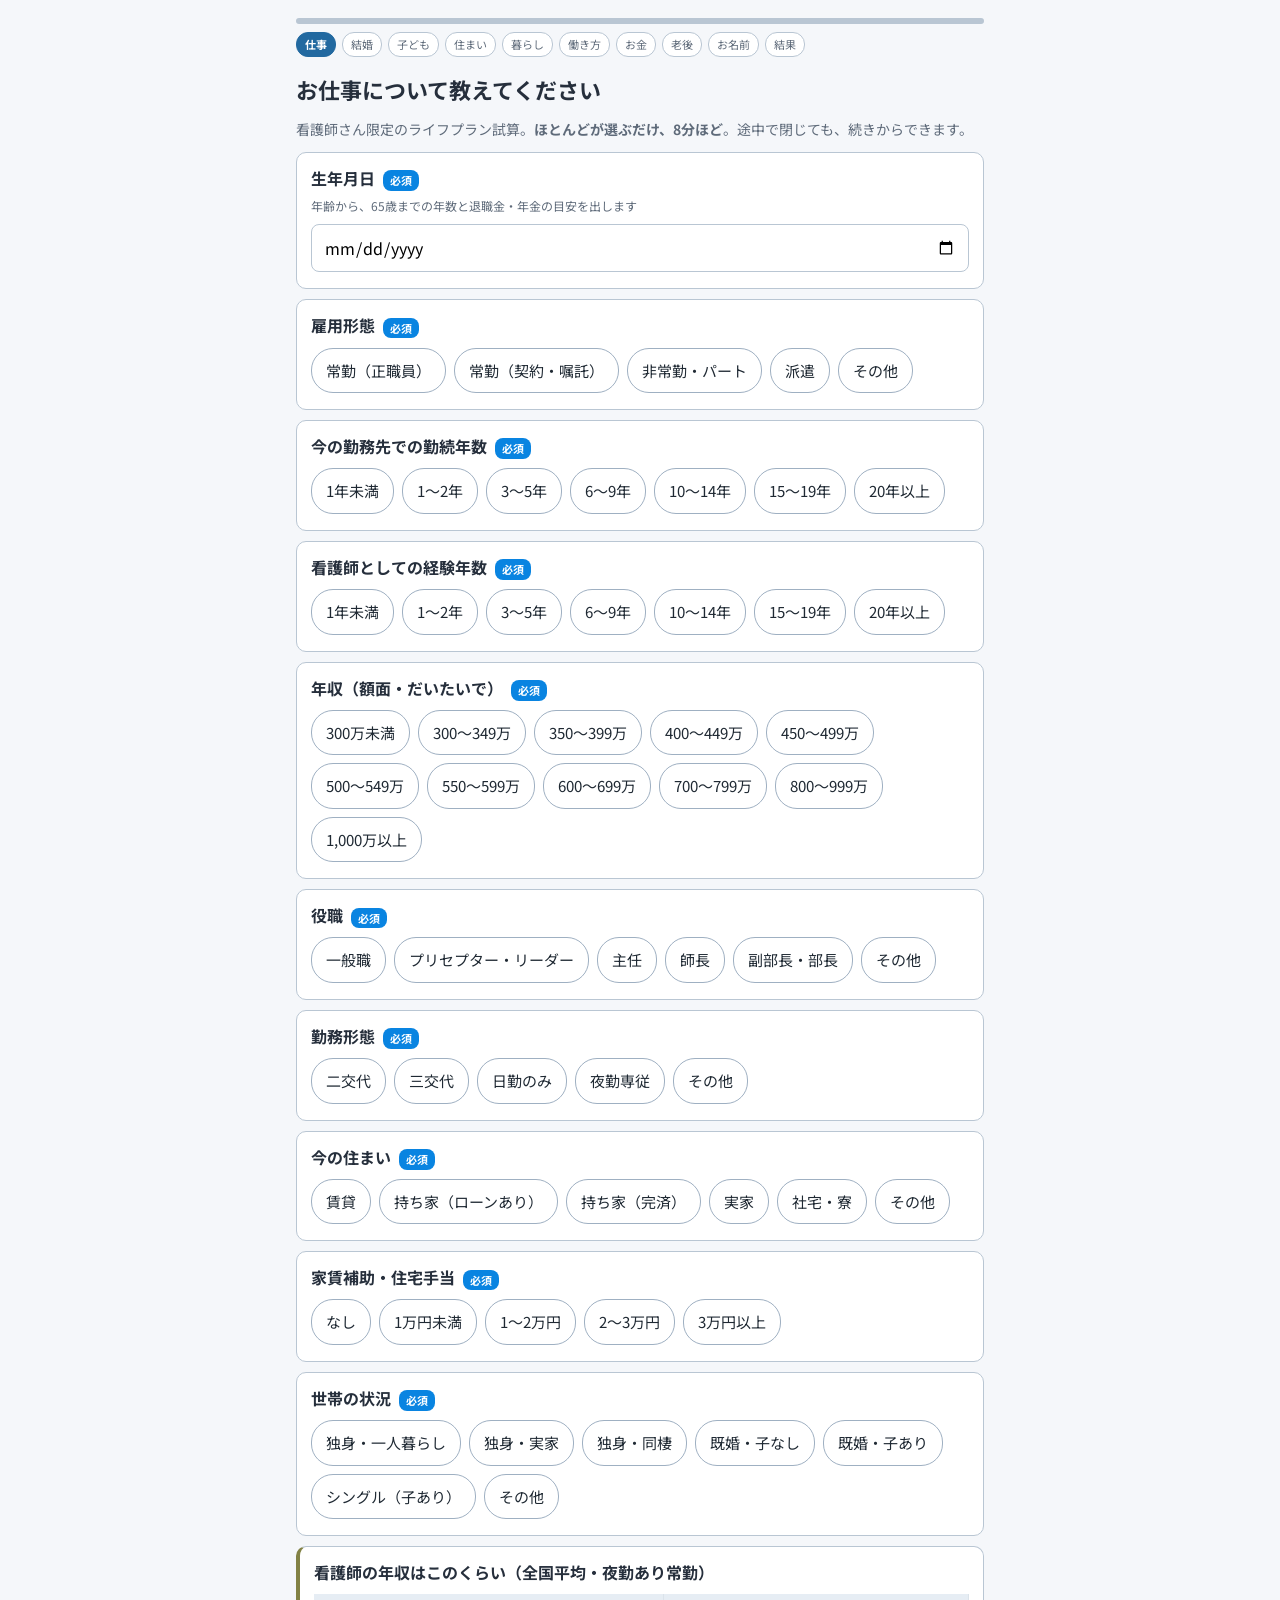
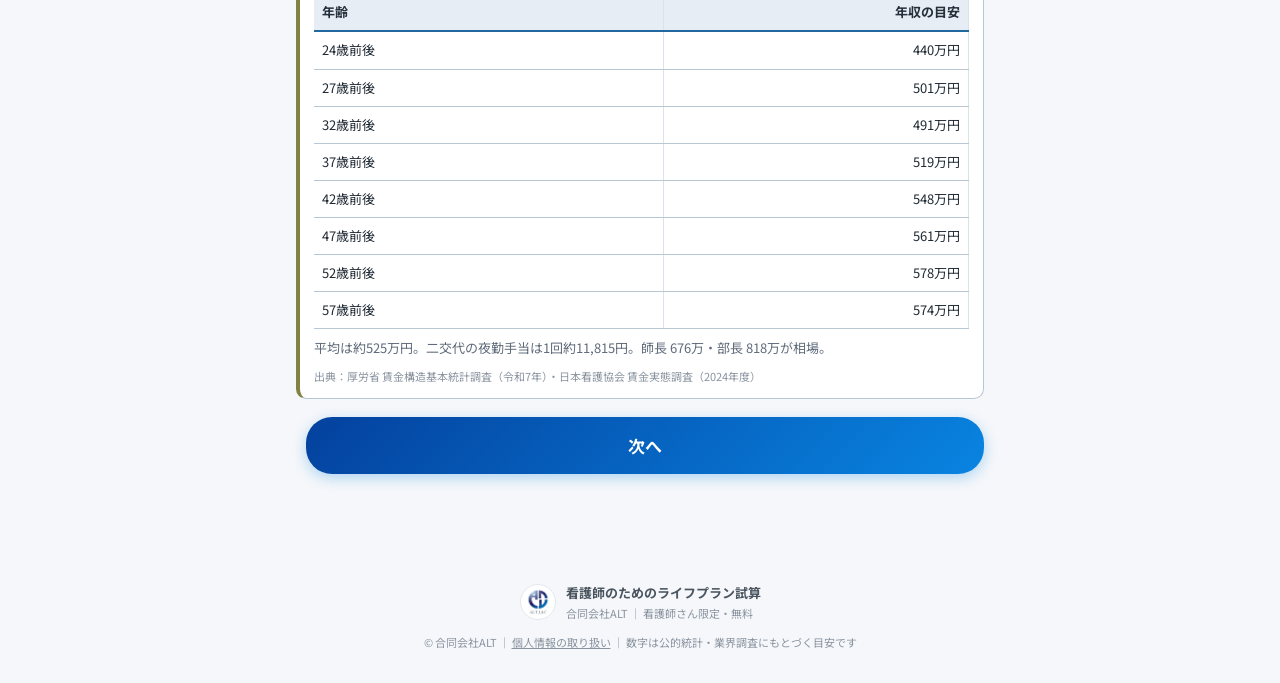
<file: index.html>
<!DOCTYPE html>
<html lang="ja">
<head>
<meta charset="utf-8">
<meta name="viewport" content="width=device-width, initial-scale=1">
<meta name="robots" content="noindex">
<title>看護師のためのライフプラン試算｜合同会社ALT</title>
<link rel="preconnect" href="https://fonts.googleapis.com">
<link href="https://fonts.googleapis.com/css2?family=Noto+Sans+JP:wght@400;700;800&family=Roboto:wght@400;700&display=swap" rel="stylesheet">
<link rel="stylesheet" href="style.css?v=20261113">
<link rel="icon" href="assets/alt_logo.png">
</head>
<body>
<main id="app"></main>
<footer class="site"><div class="brand"><img src="assets/alt_logo.png" alt="ALT"><div><div class="t">看護師のためのライフプラン試算</div><div class="s">合同会社ALT ｜ 看護師さん限定・無料</div></div></div><div class="legal">© 合同会社ALT ｜ <a href="privacy.html">個人情報の取り扱い</a> ｜ 数字は公的統計・業界調査にもとづく目安です</div></footer>
<script src="config.js?v=20261113"></script>
<script src="data.js?v=20261113"></script>
<script src="calc.js?v=20261113"></script>
<script src="app.js?v=20261113"></script>
</body>
</html>
</file>
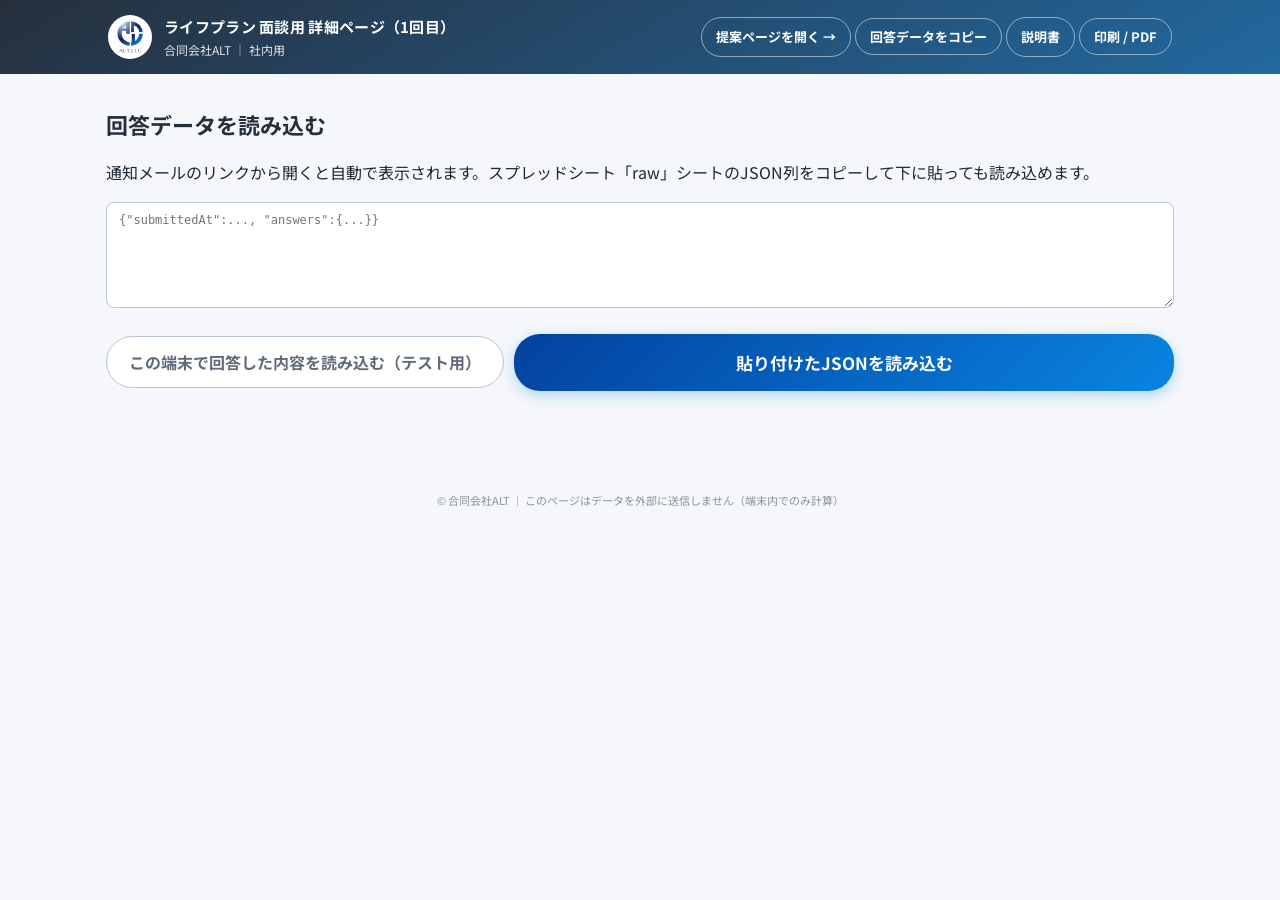
<file: admin.html>
<!DOCTYPE html>
<html lang="ja">
<head>
<meta charset="utf-8">
<meta name="viewport" content="width=device-width, initial-scale=1">
<meta name="robots" content="noindex, nofollow">
<title>面談用 詳細ページ｜看護師ライフプラン試算</title>
<link rel="preconnect" href="https://fonts.googleapis.com">
<link href="https://fonts.googleapis.com/css2?family=Noto+Sans+JP:wght@400;700;800&display=swap" rel="stylesheet">
<link rel="stylesheet" href="style.css?v=20261113">
<link rel="stylesheet" href="admin.css?v=20261113">
<link rel="icon" href="assets/alt_logo.png">
</head>
<body>
<header class="top">
  <div class="in wide">
    <img src="assets/alt_logo.png" alt="ALT">
    <div><div class="t">ライフプラン 面談用 詳細ページ（1回目）</div><div class="s">合同会社ALT ｜ 社内用</div></div>
    <div class="tools"><a class="btn ghost small" id="otherPage" hidden>提案ページを開く →</a> <button class="btn ghost small" id="btnCopy" hidden>回答データをコピー</button> <a class="btn ghost small" href="manual.html" target="_blank">説明書</a> <button class="btn ghost small" id="btnPrint">印刷 / PDF</button></div>
  </div>
</header>
<main id="admin" class="wide">
  <section id="loader" class="loader">
    <h1>回答データを読み込む</h1>
    <p>通知メールのリンクから開くと自動で表示されます。スプレッドシート「raw」シートのJSON列をコピーして下に貼っても読み込めます。</p>
    <textarea id="rawInput" rows="6" placeholder='{"submittedAt":..., "answers":{...}}'></textarea>
    <div class="nav"><button class="btn ghost" id="btnLocal">この端末で回答した内容を読み込む（テスト用）</button><button class="btn primary" id="btnLoad">貼り付けたJSONを読み込む</button></div>
  </section>
  <section id="report" hidden></section>
</main>
<footer>© 合同会社ALT ｜ このページはデータを外部に送信しません（端末内でのみ計算）</footer>
<script src="data.js?v=20261113"></script>
<script src="calc.js?v=20261113"></script>
<script src="admin.js?v=20261113"></script>
</body>
</html>
</file>
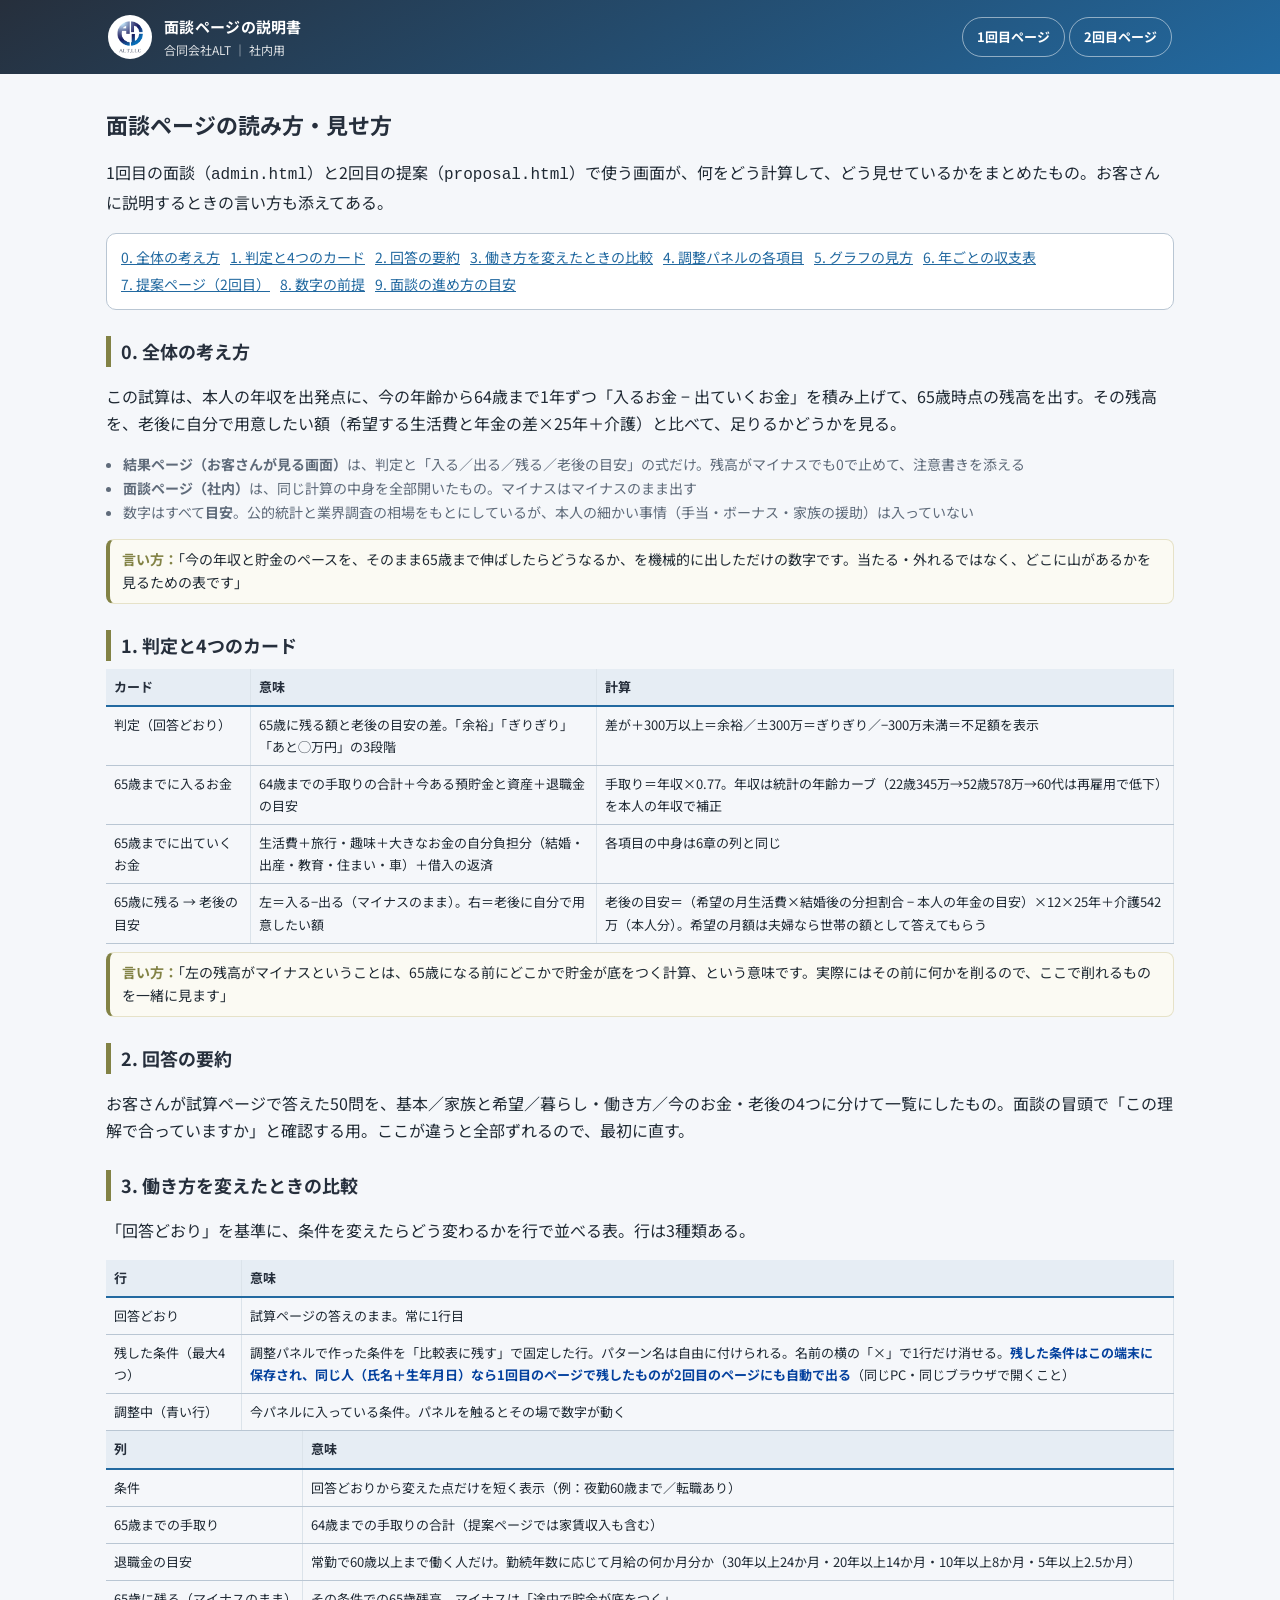
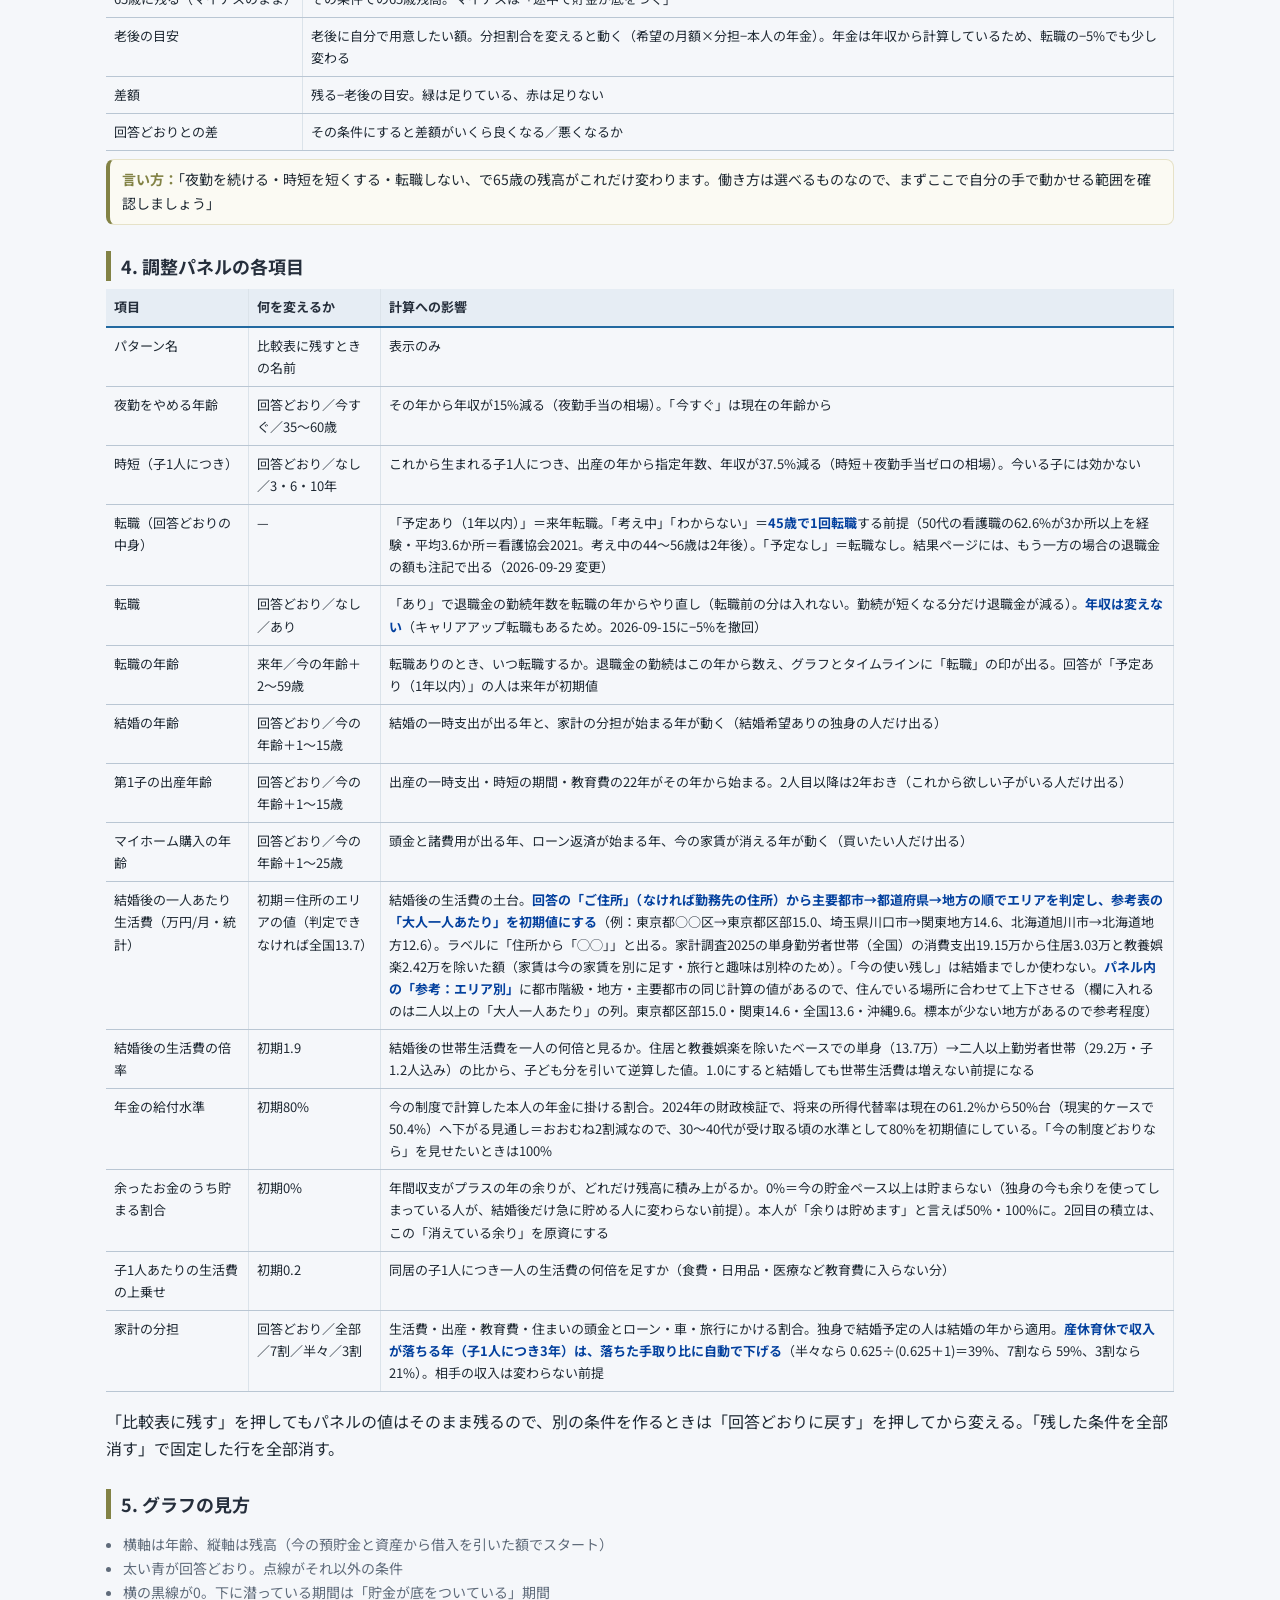
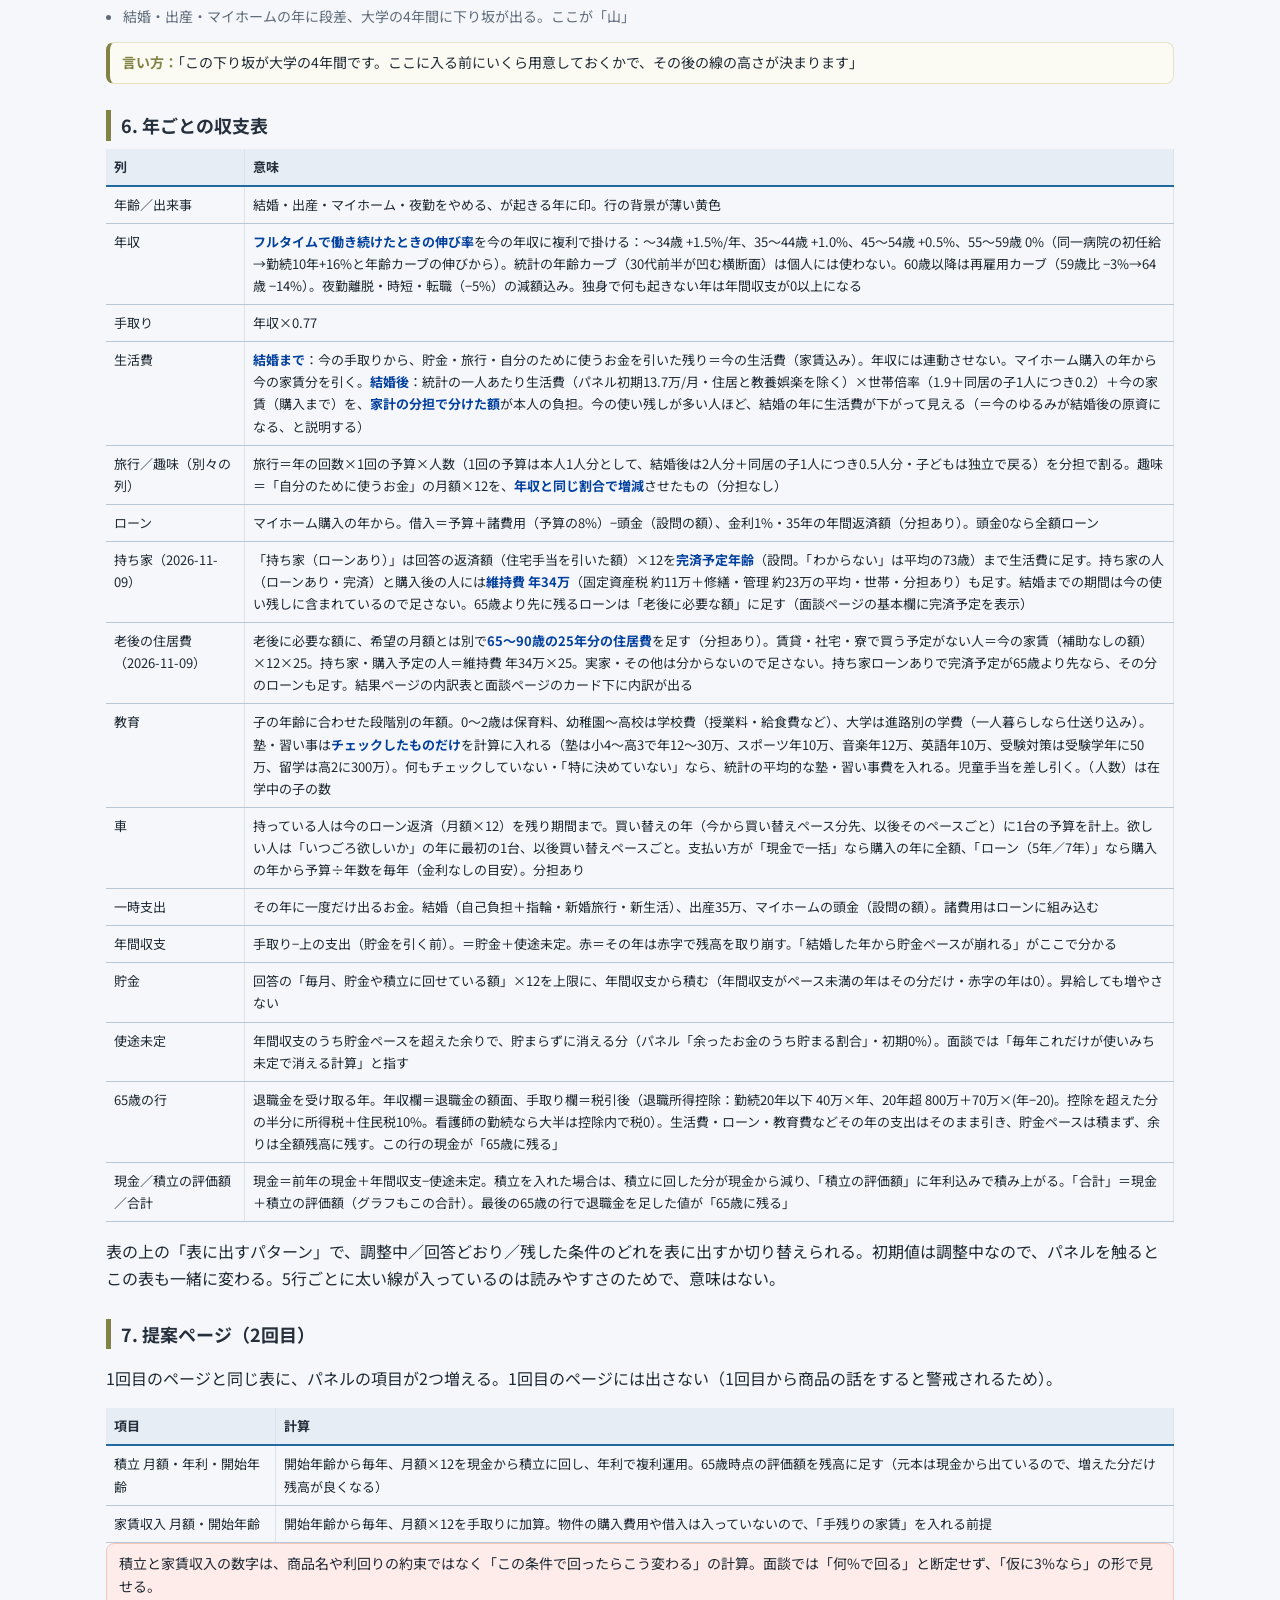
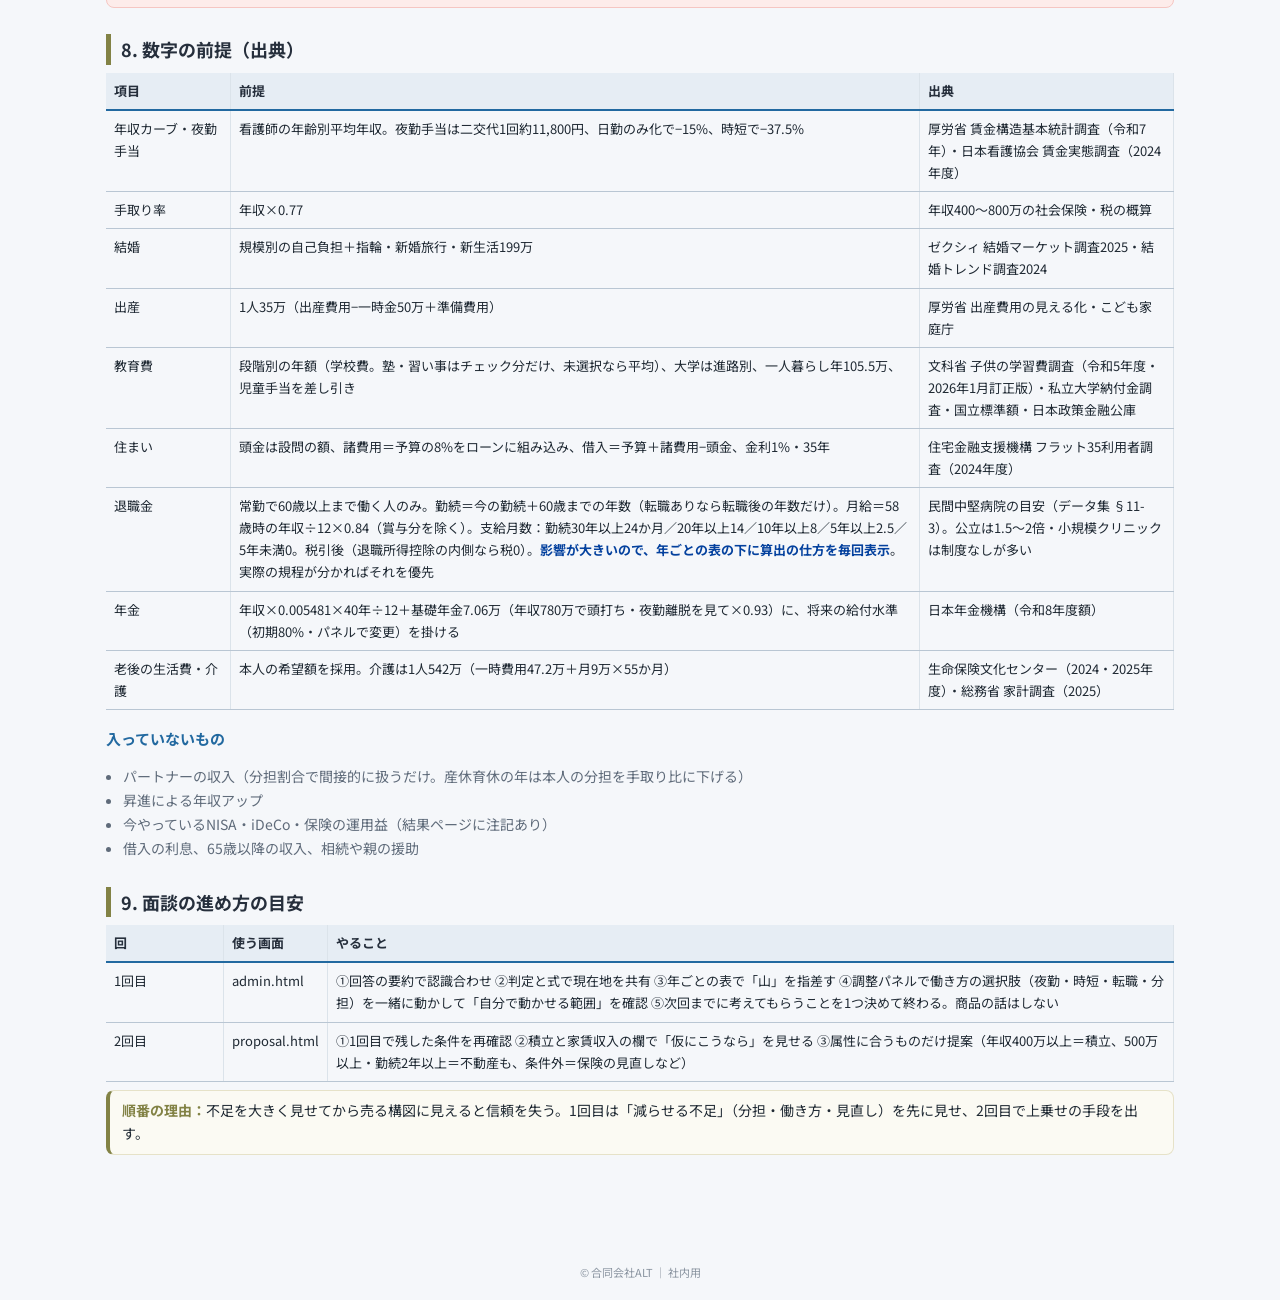
<file: manual.html>
<!DOCTYPE html>
<html lang="ja">
<head>
<meta charset="utf-8">
<meta name="viewport" content="width=device-width, initial-scale=1">
<meta name="robots" content="noindex, nofollow">
<title>面談ページの説明書｜看護師ライフプラン試算</title>
<link href="https://fonts.googleapis.com/css2?family=Noto+Sans+JP:wght@400;700;800&display=swap" rel="stylesheet">
<link rel="stylesheet" href="style.css?v=20261021a">
<link rel="stylesheet" href="admin.css?v=20261021a">
<link rel="icon" href="assets/alt_logo.png">
<style>
  .toc { background: var(--paper); border: 1.5px solid var(--line); border-radius: 10px; padding: 10px 14px; margin: 10px 0 18px; font-size: 14px; }
  .toc a { display: inline-block; margin: 2px 10px 2px 0; }
  h2 { font-size: 18px; color: var(--navy); border-left: 5px solid var(--olive); padding-left: 10px; margin: 26px 0 8px; }
  h3 { font-size: 15px; color: var(--blue); margin: 16px 0 6px; }
  .say { background: #fbfaf3; border: 1px solid #e6e2c8; border-left: 4px solid var(--olive); border-radius: 8px; padding: 8px 12px; margin: 8px 0; font-size: 14px; }
  .say b { color: var(--olive); }
  table { font-size: 13px; }
  th:first-child, td:first-child { min-width: 9em; }
  td { white-space: normal; text-align: left; }
  th { text-align: left; }
  .warn { background: #fdecea; border: 1px solid #f5c6c2; border-radius: 8px; padding: 8px 12px; font-size: 14px; }
</style>
</head>
<body>
<header class="top"><div class="in wide"><img src="assets/alt_logo.png" alt="ALT"><div><div class="t">面談ページの説明書</div><div class="s">合同会社ALT ｜ 社内用</div></div><div class="tools"><a class="btn ghost small" href="admin.html">1回目ページ</a> <a class="btn ghost small" href="proposal.html">2回目ページ</a></div></div></header>
<main class="wide">
<h1>面談ページの読み方・見せ方</h1>
<p>1回目の面談（<code>admin.html</code>）と2回目の提案（<code>proposal.html</code>）で使う画面が、何をどう計算して、どう見せているかをまとめたもの。お客さんに説明するときの言い方も添えてある。</p>

<div class="toc">
<a href="#s0">0. 全体の考え方</a><a href="#s1">1. 判定と4つのカード</a><a href="#s2">2. 回答の要約</a><a href="#s3">3. 働き方を変えたときの比較</a><a href="#s4">4. 調整パネルの各項目</a><a href="#s5">5. グラフの見方</a><a href="#s6">6. 年ごとの収支表</a><a href="#s7">7. 提案ページ（2回目）</a><a href="#s8">8. 数字の前提</a><a href="#s9">9. 面談の進め方の目安</a>
</div>

<h2 id="s0">0. 全体の考え方</h2>
<p>この試算は、本人の年収を出発点に、今の年齢から64歳まで1年ずつ「入るお金 − 出ていくお金」を積み上げて、65歳時点の残高を出す。その残高を、老後に自分で用意したい額（希望する生活費と年金の差×25年＋介護）と比べて、足りるかどうかを見る。</p>
<ul class="bul">
<li><b>結果ページ（お客さんが見る画面）</b>は、判定と「入る／出る／残る／老後の目安」の式だけ。残高がマイナスでも0で止めて、注意書きを添える</li>
<li><b>面談ページ（社内）</b>は、同じ計算の中身を全部開いたもの。マイナスはマイナスのまま出す</li>
<li>数字はすべて<b>目安</b>。公的統計と業界調査の相場をもとにしているが、本人の細かい事情（手当・ボーナス・家族の援助）は入っていない</li>
</ul>
<div class="say"><b>言い方：</b>「今の年収と貯金のペースを、そのまま65歳まで伸ばしたらどうなるか、を機械的に出しただけの数字です。当たる・外れるではなく、どこに山があるかを見るための表です」</div>

<h2 id="s1">1. 判定と4つのカード</h2>
<table>
<tr><th>カード</th><th>意味</th><th>計算</th></tr>
<tr><td>判定（回答どおり）</td><td>65歳に残る額と老後の目安の差。「余裕」「ぎりぎり」「あと◯万円」の3段階</td><td>差が＋300万以上＝余裕／±300万＝ぎりぎり／−300万未満＝不足額を表示</td></tr>
<tr><td>65歳までに入るお金</td><td>64歳までの手取りの合計＋今ある預貯金と資産＋退職金の目安</td><td>手取り＝年収×0.77。年収は統計の年齢カーブ（22歳345万→52歳578万→60代は再雇用で低下）を本人の年収で補正</td></tr>
<tr><td>65歳までに出ていくお金</td><td>生活費＋旅行・趣味＋大きなお金の自分負担分（結婚・出産・教育・住まい・車）＋借入の返済</td><td>各項目の中身は6章の列と同じ</td></tr>
<tr><td>65歳に残る → 老後の目安</td><td>左＝入る−出る（マイナスのまま）。右＝老後に自分で用意したい額</td><td>老後の目安＝（希望の月生活費×結婚後の分担割合 − 本人の年金の目安）×12×25年＋介護542万（本人分）。希望の月額は夫婦なら世帯の額として答えてもらう</td></tr>
</table>
<div class="say"><b>言い方：</b>「左の残高がマイナスということは、65歳になる前にどこかで貯金が底をつく計算、という意味です。実際にはその前に何かを削るので、ここで削れるものを一緒に見ます」</div>

<h2 id="s2">2. 回答の要約</h2>
<p>お客さんが試算ページで答えた50問を、基本／家族と希望／暮らし・働き方／今のお金・老後の4つに分けて一覧にしたもの。面談の冒頭で「この理解で合っていますか」と確認する用。ここが違うと全部ずれるので、最初に直す。</p>

<h2 id="s3">3. 働き方を変えたときの比較</h2>
<p>「回答どおり」を基準に、条件を変えたらどう変わるかを行で並べる表。行は3種類ある。</p>
<table>
<tr><th>行</th><th>意味</th></tr>
<tr><td>回答どおり</td><td>試算ページの答えのまま。常に1行目</td></tr>
<tr><td>残した条件（最大4つ）</td><td>調整パネルで作った条件を「比較表に残す」で固定した行。パターン名は自由に付けられる。名前の横の「×」で1行だけ消せる。<b>残した条件はこの端末に保存され、同じ人（氏名＋生年月日）なら1回目のページで残したものが2回目のページにも自動で出る</b>（同じPC・同じブラウザで開くこと）</td></tr>
<tr><td>調整中（青い行）</td><td>今パネルに入っている条件。パネルを触るとその場で数字が動く</td></tr>
</table>
<table>
<tr><th>列</th><th>意味</th></tr>
<tr><td>条件</td><td>回答どおりから変えた点だけを短く表示（例：夜勤60歳まで／転職あり）</td></tr>
<tr><td>65歳までの手取り</td><td>64歳までの手取りの合計（提案ページでは家賃収入も含む）</td></tr>
<tr><td>退職金の目安</td><td>常勤で60歳以上まで働く人だけ。勤続年数に応じて月給の何か月分か（30年以上24か月・20年以上14か月・10年以上8か月・5年以上2.5か月）</td></tr>
<tr><td>65歳に残る（マイナスのまま）</td><td>その条件での65歳残高。マイナスは「途中で貯金が底をつく」</td></tr>
<tr><td>老後の目安</td><td>老後に自分で用意したい額。分担割合を変えると動く（希望の月額×分担−本人の年金）。年金は年収から計算しているため、転職の−5%でも少し変わる</td></tr>
<tr><td>差額</td><td>残る−老後の目安。緑は足りている、赤は足りない</td></tr>
<tr><td>回答どおりとの差</td><td>その条件にすると差額がいくら良くなる／悪くなるか</td></tr>
</table>
<div class="say"><b>言い方：</b>「夜勤を続ける・時短を短くする・転職しない、で65歳の残高がこれだけ変わります。働き方は選べるものなので、まずここで自分の手で動かせる範囲を確認しましょう」</div>

<h2 id="s4">4. 調整パネルの各項目</h2>
<table>
<tr><th>項目</th><th>何を変えるか</th><th>計算への影響</th></tr>
<tr><td>パターン名</td><td>比較表に残すときの名前</td><td>表示のみ</td></tr>
<tr><td>夜勤をやめる年齢</td><td>回答どおり／今すぐ／35〜60歳</td><td>その年から年収が15%減る（夜勤手当の相場）。「今すぐ」は現在の年齢から</td></tr>
<tr><td>時短（子1人につき）</td><td>回答どおり／なし／3・6・10年</td><td>これから生まれる子1人につき、出産の年から指定年数、年収が37.5%減る（時短＋夜勤手当ゼロの相場）。今いる子には効かない</td></tr>
<tr><td>転職（回答どおりの中身）</td><td>—</td><td>「予定あり（1年以内）」＝来年転職。「考え中」「わからない」＝<b>45歳で1回転職</b>する前提（50代の看護職の62.6%が3か所以上を経験・平均3.6か所＝看護協会2021。考え中の44〜56歳は2年後）。「予定なし」＝転職なし。結果ページには、もう一方の場合の退職金の額も注記で出る（2026-09-29 変更）</td></tr>
<tr><td>転職</td><td>回答どおり／なし／あり</td><td>「あり」で退職金の勤続年数を転職の年からやり直し（転職前の分は入れない。勤続が短くなる分だけ退職金が減る）。<b>年収は変えない</b>（キャリアアップ転職もあるため。2026-09-15に−5%を撤回）</td></tr>
<tr><td>転職の年齢</td><td>来年／今の年齢＋2〜59歳</td><td>転職ありのとき、いつ転職するか。退職金の勤続はこの年から数え、グラフとタイムラインに「転職」の印が出る。回答が「予定あり（1年以内）」の人は来年が初期値</td></tr>
<tr><td>結婚の年齢</td><td>回答どおり／今の年齢＋1〜15歳</td><td>結婚の一時支出が出る年と、家計の分担が始まる年が動く（結婚希望ありの独身の人だけ出る）</td></tr>
<tr><td>第1子の出産年齢</td><td>回答どおり／今の年齢＋1〜15歳</td><td>出産の一時支出・時短の期間・教育費の22年がその年から始まる。2人目以降は2年おき（これから欲しい子がいる人だけ出る）</td></tr>
<tr><td>マイホーム購入の年齢</td><td>回答どおり／今の年齢＋1〜25歳</td><td>頭金と諸費用が出る年、ローン返済が始まる年、今の家賃が消える年が動く（買いたい人だけ出る）</td></tr>
<tr><td>結婚後の一人あたり生活費（万円/月・統計）</td><td>初期＝住所のエリアの値（判定できなければ全国13.7）</td><td>結婚後の生活費の土台。<b>回答の「ご住所」（なければ勤務先の住所）から主要都市→都道府県→地方の順でエリアを判定し、参考表の「大人一人あたり」を初期値にする</b>（例：東京都○○区→東京都区部15.0、埼玉県川口市→関東地方14.6、北海道旭川市→北海道地方12.6）。ラベルに「住所から「◯◯」」と出る。家計調査2025の単身勤労者世帯（全国）の消費支出19.15万から住居3.03万と教養娯楽2.42万を除いた額（家賃は今の家賃を別に足す・旅行と趣味は別枠のため）。「今の使い残し」は結婚までしか使わない。<b>パネル内の「参考：エリア別」</b>に都市階級・地方・主要都市の同じ計算の値があるので、住んでいる場所に合わせて上下させる（欄に入れるのは二人以上の「大人一人あたり」の列。東京都区部15.0・関東14.6・全国13.6・沖縄9.6。標本が少ない地方があるので参考程度）</td></tr>
<tr><td>結婚後の生活費の倍率</td><td>初期1.9</td><td>結婚後の世帯生活費を一人の何倍と見るか。住居と教養娯楽を除いたベースでの単身（13.7万）→二人以上勤労者世帯（29.2万・子1.2人込み）の比から、子ども分を引いて逆算した値。1.0にすると結婚しても世帯生活費は増えない前提になる</td></tr>
<tr><td>年金の給付水準</td><td>初期80%</td><td>今の制度で計算した本人の年金に掛ける割合。2024年の財政検証で、将来の所得代替率は現在の61.2%から50%台（現実的ケースで50.4%）へ下がる見通し＝おおむね2割減なので、30〜40代が受け取る頃の水準として80%を初期値にしている。「今の制度どおりなら」を見せたいときは100%</td></tr>
<tr><td>余ったお金のうち貯まる割合</td><td>初期0%</td><td>年間収支がプラスの年の余りが、どれだけ残高に積み上がるか。0%＝今の貯金ペース以上は貯まらない（独身の今も余りを使ってしまっている人が、結婚後だけ急に貯める人に変わらない前提）。本人が「余りは貯めます」と言えば50%・100%に。2回目の積立は、この「消えている余り」を原資にする</td></tr>
<tr><td>子1人あたりの生活費の上乗せ</td><td>初期0.2</td><td>同居の子1人につき一人の生活費の何倍を足すか（食費・日用品・医療など教育費に入らない分）</td></tr>
<tr><td>家計の分担</td><td>回答どおり／全部／7割／半々／3割</td><td>生活費・出産・教育費・住まいの頭金とローン・車・旅行にかける割合。独身で結婚予定の人は結婚の年から適用。<b>産休育休で収入が落ちる年（子1人につき3年）は、落ちた手取り比に自動で下げる</b>（半々なら 0.625÷(0.625＋1)＝39%、7割なら 59%、3割なら 21%）。相手の収入は変わらない前提</td></tr>
</table>
<p>「比較表に残す」を押してもパネルの値はそのまま残るので、別の条件を作るときは「回答どおりに戻す」を押してから変える。「残した条件を全部消す」で固定した行を全部消す。</p>

<h2 id="s5">5. グラフの見方</h2>
<ul class="bul">
<li>横軸は年齢、縦軸は残高（今の預貯金と資産から借入を引いた額でスタート）</li>
<li>太い青が回答どおり。点線がそれ以外の条件</li>
<li>横の黒線が0。下に潜っている期間は「貯金が底をついている」期間</li>
<li>結婚・出産・マイホームの年に段差、大学の4年間に下り坂が出る。ここが「山」</li>
</ul>
<div class="say"><b>言い方：</b>「この下り坂が大学の4年間です。ここに入る前にいくら用意しておくかで、その後の線の高さが決まります」</div>

<h2 id="s6">6. 年ごとの収支表</h2>
<table>
<tr><th>列</th><th>意味</th></tr>
<tr><td>年齢／出来事</td><td>結婚・出産・マイホーム・夜勤をやめる、が起きる年に印。行の背景が薄い黄色</td></tr>
<tr><td>年収</td><td><b>フルタイムで働き続けたときの伸び率</b>を今の年収に複利で掛ける：〜34歳 +1.5%/年、35〜44歳 +1.0%、45〜54歳 +0.5%、55〜59歳 0%（同一病院の初任給→勤続10年+16%と年齢カーブの伸びから）。統計の年齢カーブ（30代前半が凹む横断面）は個人には使わない。60歳以降は再雇用カーブ（59歳比 −3%→64歳 −14%）。夜勤離脱・時短・転職（−5%）の減額込み。独身で何も起きない年は年間収支が0以上になる</td></tr>
<tr><td>手取り</td><td>年収×0.77</td></tr>
<tr><td>生活費</td><td><b>結婚まで</b>：今の手取りから、貯金・旅行・自分のために使うお金を引いた残り＝今の生活費（家賃込み）。年収には連動させない。マイホーム購入の年から今の家賃分を引く。<b>結婚後</b>：統計の一人あたり生活費（パネル初期13.7万/月・住居と教養娯楽を除く）×世帯倍率（1.9＋同居の子1人につき0.2）＋今の家賃（購入まで）を、<b>家計の分担で分けた額</b>が本人の負担。今の使い残しが多い人ほど、結婚の年に生活費が下がって見える（＝今のゆるみが結婚後の原資になる、と説明する）</td></tr>
<tr><td>旅行／趣味（別々の列）</td><td>旅行＝年の回数×1回の予算×人数（1回の予算は本人1人分として、結婚後は2人分＋同居の子1人につき0.5人分・子どもは独立で戻る）を分担で割る。趣味＝「自分のために使うお金」の月額×12を、<b>年収と同じ割合で増減</b>させたもの（分担なし）</td></tr>
<tr><td>ローン</td><td>マイホーム購入の年から。借入＝予算＋諸費用（予算の8%）−頭金（設問の額）、金利1%・35年の年間返済額（分担あり）。頭金0なら全額ローン</td></tr>
<tr><td>持ち家（2026-11-09）</td><td>「持ち家（ローンあり）」は回答の返済額（住宅手当を引いた額）×12を<b>完済予定年齢</b>（設問。「わからない」は平均の73歳）まで生活費に足す。持ち家の人（ローンあり・完済）と購入後の人には<b>維持費 年34万</b>（固定資産税 約11万＋修繕・管理 約23万の平均・世帯・分担あり）も足す。結婚までの期間は今の使い残しに含まれているので足さない。65歳より先に残るローンは「老後に必要な額」に足す（面談ページの基本欄に完済予定を表示）</td></tr>
<tr><td>老後の住居費（2026-11-09）</td><td>老後に必要な額に、希望の月額とは別で<b>65〜90歳の25年分の住居費</b>を足す（分担あり）。賃貸・社宅・寮で買う予定がない人＝今の家賃（補助なしの額）×12×25。持ち家・購入予定の人＝維持費 年34万×25。実家・その他は分からないので足さない。持ち家ローンありで完済予定が65歳より先なら、その分のローンも足す。結果ページの内訳表と面談ページのカード下に内訳が出る</td></tr>
<tr><td>教育</td><td>子の年齢に合わせた段階別の年額。0〜2歳は保育料、幼稚園〜高校は学校費（授業料・給食費など）、大学は進路別の学費（一人暮らしなら仕送り込み）。塾・習い事は<b>チェックしたものだけ</b>を計算に入れる（塾は小4〜高3で年12〜30万、スポーツ年10万、音楽年12万、英語年10万、受験対策は受験学年に50万、留学は高2に300万）。何もチェックしていない・「特に決めていない」なら、統計の平均的な塾・習い事費を入れる。児童手当を差し引く。（人数）は在学中の子の数</td></tr>
<tr><td>車</td><td>持っている人は今のローン返済（月額×12）を残り期間まで。買い替えの年（今から買い替えペース分先、以後そのペースごと）に1台の予算を計上。欲しい人は「いつごろ欲しいか」の年に最初の1台、以後買い替えペースごと。支払い方が「現金で一括」なら購入の年に全額、「ローン（5年／7年）」なら購入の年から予算÷年数を毎年（金利なしの目安）。分担あり</td></tr>
<tr><td>一時支出</td><td>その年に一度だけ出るお金。結婚（自己負担＋指輪・新婚旅行・新生活）、出産35万、マイホームの頭金（設問の額）。諸費用はローンに組み込む</td></tr>
<tr><td>年間収支</td><td>手取り−上の支出（貯金を引く前）。＝貯金＋使途未定。赤＝その年は赤字で残高を取り崩す。「結婚した年から貯金ペースが崩れる」がここで分かる</td></tr>
<tr><td>貯金</td><td>回答の「毎月、貯金や積立に回せている額」×12を上限に、年間収支から積む（年間収支がペース未満の年はその分だけ・赤字の年は0）。昇給しても増やさない</td></tr>
<tr><td>使途未定</td><td>年間収支のうち貯金ペースを超えた余りで、貯まらずに消える分（パネル「余ったお金のうち貯まる割合」・初期0%）。面談では「毎年これだけが使いみち未定で消える計算」と指す</td></tr>
<tr><td>65歳の行</td><td>退職金を受け取る年。年収欄＝退職金の額面、手取り欄＝税引後（退職所得控除：勤続20年以下 40万×年、20年超 800万＋70万×(年−20)。控除を超えた分の半分に所得税＋住民税10%。看護師の勤続なら大半は控除内で税0）。生活費・ローン・教育費などその年の支出はそのまま引き、貯金ペースは積まず、余りは全額残高に残す。この行の現金が「65歳に残る」</td></tr>
<tr><td>現金／積立の評価額／合計</td><td>現金＝前年の現金＋年間収支−使途未定。積立を入れた場合は、積立に回した分が現金から減り、「積立の評価額」に年利込みで積み上がる。「合計」＝現金＋積立の評価額（グラフもこの合計）。最後の65歳の行で退職金を足した値が「65歳に残る」</td></tr>
</table>
<p>表の上の「表に出すパターン」で、調整中／回答どおり／残した条件のどれを表に出すか切り替えられる。初期値は調整中なので、パネルを触るとこの表も一緒に変わる。5行ごとに太い線が入っているのは読みやすさのためで、意味はない。</p>

<h2 id="s7">7. 提案ページ（2回目）</h2>
<p>1回目のページと同じ表に、パネルの項目が2つ増える。1回目のページには出さない（1回目から商品の話をすると警戒されるため）。</p>
<table>
<tr><th>項目</th><th>計算</th></tr>
<tr><td>積立 月額・年利・開始年齢</td><td>開始年齢から毎年、月額×12を現金から積立に回し、年利で複利運用。65歳時点の評価額を残高に足す（元本は現金から出ているので、増えた分だけ残高が良くなる）</td></tr>
<tr><td>家賃収入 月額・開始年齢</td><td>開始年齢から毎年、月額×12を手取りに加算。物件の購入費用や借入は入っていないので、「手残りの家賃」を入れる前提</td></tr>
</table>
<div class="warn">積立と家賃収入の数字は、商品名や利回りの約束ではなく「この条件で回ったらこう変わる」の計算。面談では「何%で回る」と断定せず、「仮に3%なら」の形で見せる。</div>

<h2 id="s8">8. 数字の前提（出典）</h2>
<table>
<tr><th>項目</th><th>前提</th><th>出典</th></tr>
<tr><td>年収カーブ・夜勤手当</td><td>看護師の年齢別平均年収。夜勤手当は二交代1回約11,800円、日勤のみ化で−15%、時短で−37.5%</td><td>厚労省 賃金構造基本統計調査（令和7年）・日本看護協会 賃金実態調査（2024年度）</td></tr>
<tr><td>手取り率</td><td>年収×0.77</td><td>年収400〜800万の社会保険・税の概算</td></tr>
<tr><td>結婚</td><td>規模別の自己負担＋指輪・新婚旅行・新生活199万</td><td>ゼクシィ 結婚マーケット調査2025・結婚トレンド調査2024</td></tr>
<tr><td>出産</td><td>1人35万（出産費用−一時金50万＋準備費用）</td><td>厚労省 出産費用の見える化・こども家庭庁</td></tr>
<tr><td>教育費</td><td>段階別の年額（学校費。塾・習い事はチェック分だけ、未選択なら平均）、大学は進路別、一人暮らし年105.5万、児童手当を差し引き</td><td>文科省 子供の学習費調査（令和5年度・2026年1月訂正版）・私立大学納付金調査・国立標準額・日本政策金融公庫</td></tr>
<tr><td>住まい</td><td>頭金は設問の額、諸費用＝予算の8%をローンに組み込み、借入＝予算＋諸費用−頭金、金利1%・35年</td><td>住宅金融支援機構 フラット35利用者調査（2024年度）</td></tr>
<tr><td>退職金</td><td>常勤で60歳以上まで働く人のみ。勤続＝今の勤続＋60歳までの年数（転職ありなら転職後の年数だけ）。月給＝58歳時の年収÷12×0.84（賞与分を除く）。支給月数：勤続30年以上24か月／20年以上14／10年以上8／5年以上2.5／5年未満0。税引後（退職所得控除の内側なら税0）。<b>影響が大きいので、年ごとの表の下に算出の仕方を毎回表示</b>。実際の規程が分かればそれを優先</td><td>民間中堅病院の目安（データ集 §11-3）。公立は1.5〜2倍・小規模クリニックは制度なしが多い</td></tr>
<tr><td>年金</td><td>年収×0.005481×40年÷12＋基礎年金7.06万（年収780万で頭打ち・夜勤離脱を見て×0.93）に、将来の給付水準（初期80%・パネルで変更）を掛ける</td><td>日本年金機構（令和8年度額）</td></tr>
<tr><td>老後の生活費・介護</td><td>本人の希望額を採用。介護は1人542万（一時費用47.2万＋月9万×55か月）</td><td>生命保険文化センター（2024・2025年度）・総務省 家計調査（2025）</td></tr>
</table>
<h3>入っていないもの</h3>
<ul class="bul"><li>パートナーの収入（分担割合で間接的に扱うだけ。産休育休の年は本人の分担を手取り比に下げる）</li><li>昇進による年収アップ</li><li>今やっているNISA・iDeCo・保険の運用益（結果ページに注記あり）</li><li>借入の利息、65歳以降の収入、相続や親の援助</li></ul>

<h2 id="s9">9. 面談の進め方の目安</h2>
<table>
<tr><th>回</th><th>使う画面</th><th>やること</th></tr>
<tr><td>1回目</td><td>admin.html</td><td>①回答の要約で認識合わせ ②判定と式で現在地を共有 ③年ごとの表で「山」を指差す ④調整パネルで働き方の選択肢（夜勤・時短・転職・分担）を一緒に動かして「自分で動かせる範囲」を確認 ⑤次回までに考えてもらうことを1つ決めて終わる。商品の話はしない</td></tr>
<tr><td>2回目</td><td>proposal.html</td><td>①1回目で残した条件を再確認 ②積立と家賃収入の欄で「仮にこうなら」を見せる ③属性に合うものだけ提案（年収400万以上＝積立、500万以上・勤続2年以上＝不動産も、条件外＝保険の見直しなど）</td></tr>
</table>
<div class="say"><b>順番の理由：</b>不足を大きく見せてから売る構図に見えると信頼を失う。1回目は「減らせる不足」（分担・働き方・見直し）を先に見せ、2回目で上乗せの手段を出す。</div>
</main>
<footer>© 合同会社ALT ｜ 社内用</footer>
</body>
</html>
</file>
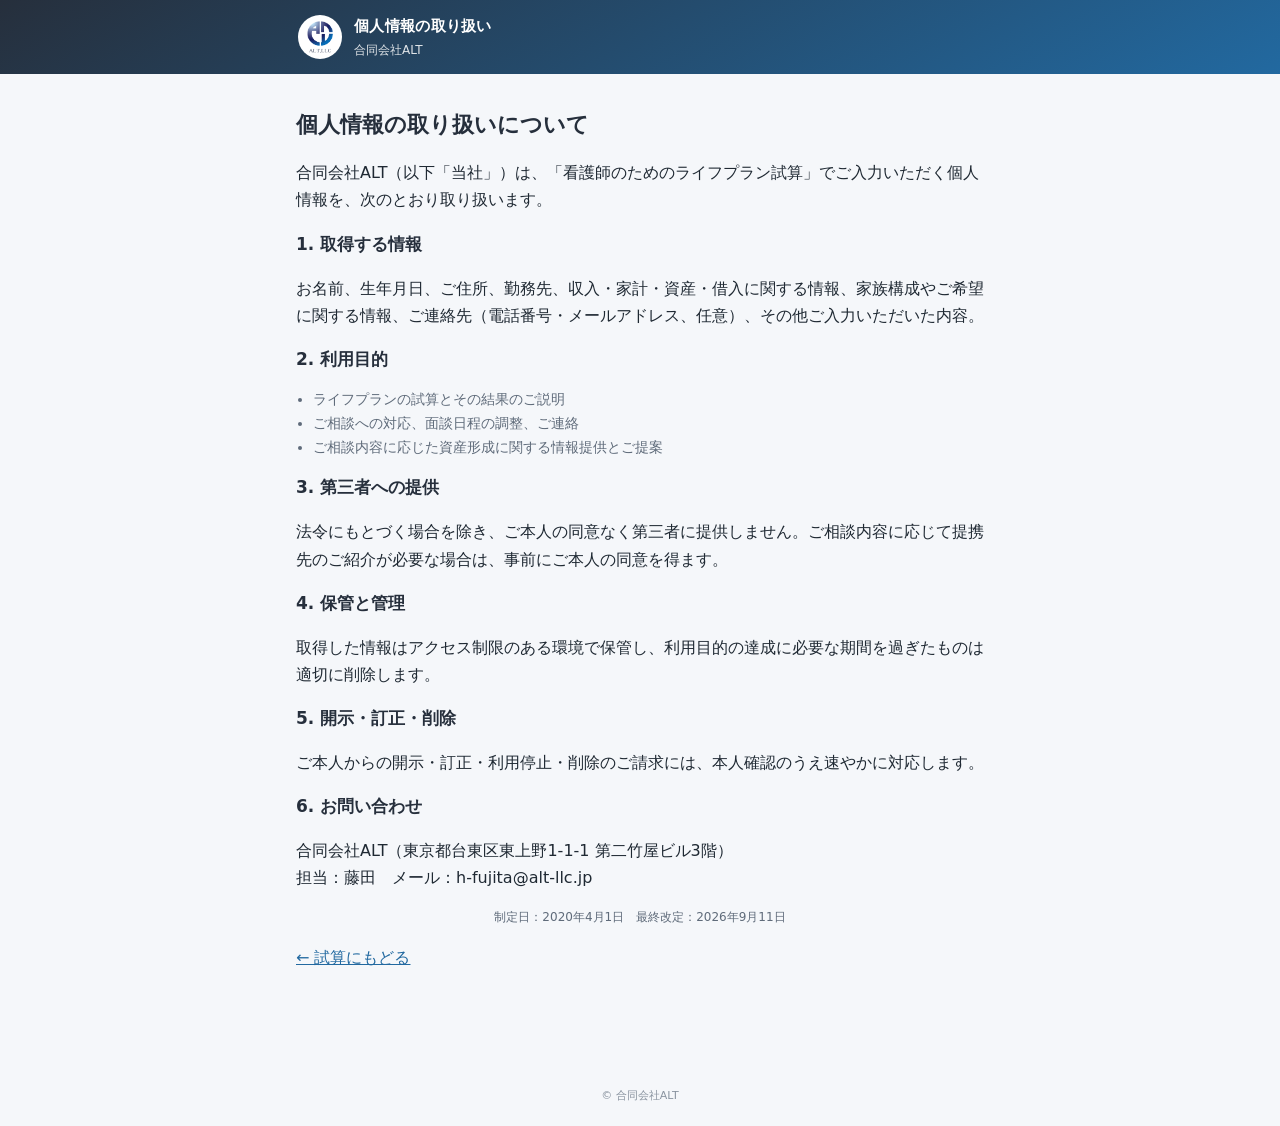
<file: privacy.html>
<!DOCTYPE html>
<html lang="ja">
<head>
<meta charset="utf-8">
<meta name="viewport" content="width=device-width, initial-scale=1">
<meta name="robots" content="noindex">
<title>個人情報の取り扱い｜合同会社ALT</title>
<link rel="stylesheet" href="style.css?v=20261021a">
</head>
<body>
<header class="top"><div class="in"><img src="assets/alt_logo.png" alt="ALT"><div><div class="t">個人情報の取り扱い</div><div class="s">合同会社ALT</div></div></div></header>
<main>
<h1>個人情報の取り扱いについて</h1>
<p>合同会社ALT（以下「当社」）は、「看護師のためのライフプラン試算」でご入力いただく個人情報を、次のとおり取り扱います。</p>
<h2 style="font-size:17px;color:var(--navy)">1. 取得する情報</h2>
<p>お名前、生年月日、ご住所、勤務先、収入・家計・資産・借入に関する情報、家族構成やご希望に関する情報、ご連絡先（電話番号・メールアドレス、任意）、その他ご入力いただいた内容。</p>
<h2 style="font-size:17px;color:var(--navy)">2. 利用目的</h2>
<ul class="bul"><li>ライフプランの試算とその結果のご説明</li><li>ご相談への対応、面談日程の調整、ご連絡</li><li>ご相談内容に応じた資産形成に関する情報提供とご提案</li></ul>
<h2 style="font-size:17px;color:var(--navy)">3. 第三者への提供</h2>
<p>法令にもとづく場合を除き、ご本人の同意なく第三者に提供しません。ご相談内容に応じて提携先のご紹介が必要な場合は、事前にご本人の同意を得ます。</p>
<h2 style="font-size:17px;color:var(--navy)">4. 保管と管理</h2>
<p>取得した情報はアクセス制限のある環境で保管し、利用目的の達成に必要な期間を過ぎたものは適切に削除します。</p>
<h2 style="font-size:17px;color:var(--navy)">5. 開示・訂正・削除</h2>
<p>ご本人からの開示・訂正・利用停止・削除のご請求には、本人確認のうえ速やかに対応します。</p>
<h2 style="font-size:17px;color:var(--navy)">6. お問い合わせ</h2>
<p>合同会社ALT（東京都台東区東上野1-1-1 第二竹屋ビル3階）<br>担当：藤田　メール：h-fujita@alt-llc.jp</p>
<p class="tiny">制定日：2020年4月1日　最終改定：2026年9月11日</p>
<p><a href="index.html">← 試算にもどる</a></p>
</main>
<footer>© 合同会社ALT</footer>
</body>
</html>
</file>
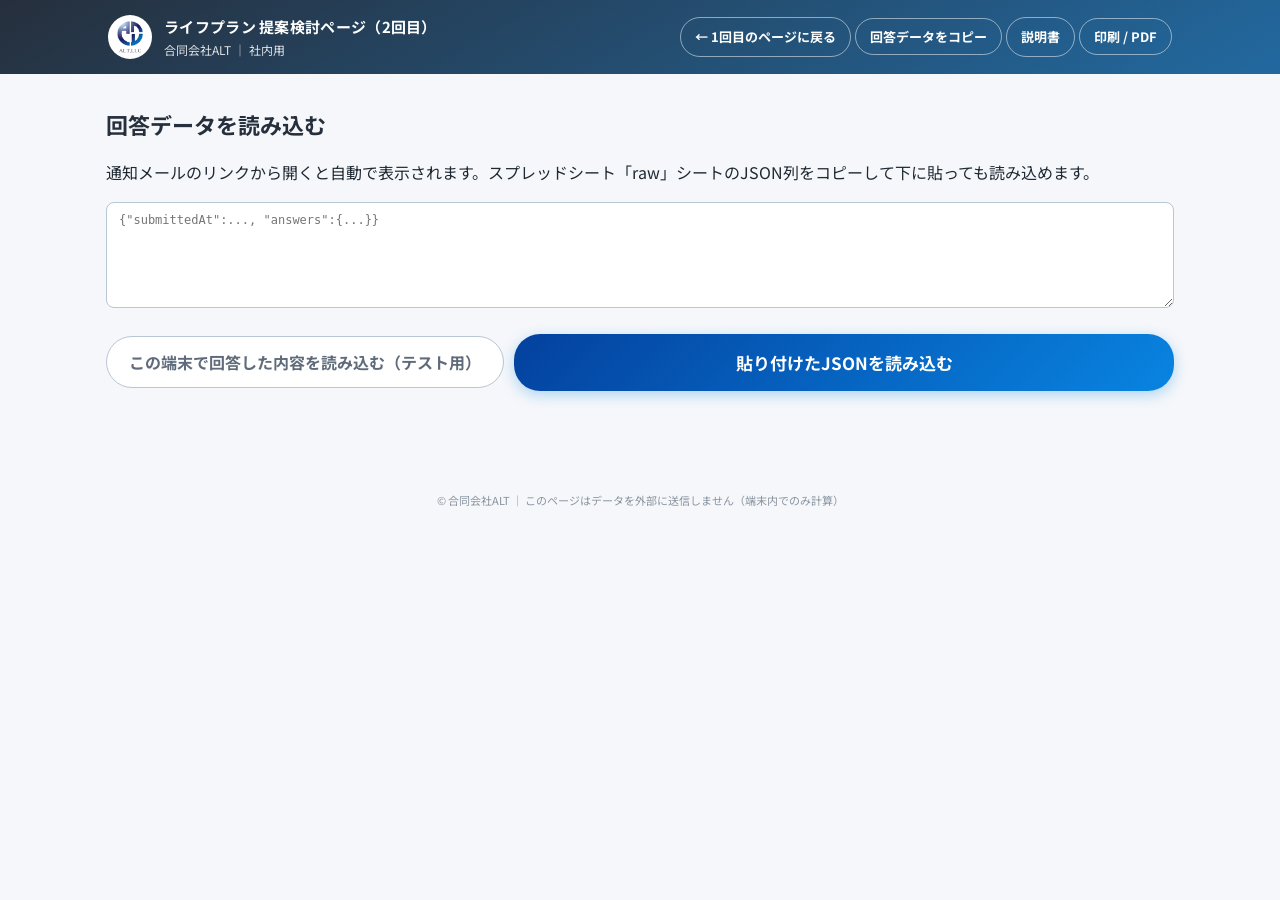
<file: proposal.html>
<!DOCTYPE html>
<html lang="ja">
<head>
<meta charset="utf-8">
<meta name="viewport" content="width=device-width, initial-scale=1">
<meta name="robots" content="noindex, nofollow">
<title>提案検討ページ｜看護師ライフプラン試算</title>
<link rel="preconnect" href="https://fonts.googleapis.com">
<link href="https://fonts.googleapis.com/css2?family=Noto+Sans+JP:wght@400;700;800&display=swap" rel="stylesheet">
<link rel="stylesheet" href="style.css?v=20261113">
<link rel="stylesheet" href="admin.css?v=20261113">
<link rel="icon" href="assets/alt_logo.png">
</head>
<body>
<header class="top">
  <div class="in wide">
    <img src="assets/alt_logo.png" alt="ALT">
    <div><div class="t">ライフプラン 提案検討ページ（2回目）</div><div class="s">合同会社ALT ｜ 社内用</div></div>
    <div class="tools"><a class="btn ghost small" id="otherPage" hidden>← 1回目のページに戻る</a> <button class="btn ghost small" id="btnCopy" hidden>回答データをコピー</button> <a class="btn ghost small" href="manual.html" target="_blank">説明書</a> <button class="btn ghost small" id="btnPrint">印刷 / PDF</button></div>
  </div>
</header>
<main id="admin" class="wide">
  <section id="loader" class="loader">
    <h1>回答データを読み込む</h1>
    <p>通知メールのリンクから開くと自動で表示されます。スプレッドシート「raw」シートのJSON列をコピーして下に貼っても読み込めます。</p>
    <textarea id="rawInput" rows="6" placeholder='{"submittedAt":..., "answers":{...}}'></textarea>
    <div class="nav"><button class="btn ghost" id="btnLocal">この端末で回答した内容を読み込む（テスト用）</button><button class="btn primary" id="btnLoad">貼り付けたJSONを読み込む</button></div>
  </section>
  <section id="report" hidden></section>
</main>
<footer>© 合同会社ALT ｜ このページはデータを外部に送信しません（端末内でのみ計算）</footer>
<script src="data.js?v=20261113"></script>
<script src="calc.js?v=20261113"></script>
<script>window.LP_ADMIN_MODE = "proposal";</script>
<script src="admin.js?v=20261113"></script>
</body>
</html>
</file>
<file: style.css>
:root {
  --navy: #262f3c; --blue: #2269a0; --sky: #0984e1; --deep: #04419e; --olive: #828245;
  --bg: #f5f7fa; --paper: #ffffff; --ink: #1f2933; --muted: #5f6b7a; --line: #b9c6d3; --line-soft: #dbe3ea; --bad: #c0392b; --ok: #2e7d32; --warn: #b26a00;
}
* { box-sizing: border-box; }
html { -webkit-text-size-adjust: 100%; }
body { margin: 0; background: var(--bg); color: var(--ink); font-family: "Noto Sans JP", "Hiragino Sans", "Yu Gothic", Roboto, system-ui, sans-serif; font-size: 16px; line-height: 1.7; }
a { color: var(--blue); }

header.top { background: linear-gradient(150deg, var(--navy) 0%, var(--blue) 100%); color: #fff; }
header.top .in { max-width: 720px; margin: 0 auto; padding: 14px 18px; display: flex; align-items: center; gap: 12px; }
header.top img { width: 44px; height: 44px; border-radius: 50%; background: #fff; padding: 2px; }
header.top .t { font-weight: 700; font-size: 15px; letter-spacing: .02em; }
header.top .s { font-size: 12px; opacity: .85; }

main { max-width: 720px; margin: 0 auto; padding: 18px 16px 80px; }
h1 { font-size: 22px; margin: 14px 0 10px; color: var(--navy); }
.progress { height: 6px; background: var(--line); border-radius: 3px; overflow: hidden; }
.progress .bar { height: 100%; background: linear-gradient(90deg, var(--blue), var(--sky)); transition: width .3s; }
.steps { display: flex; flex-wrap: wrap; gap: 6px; margin-top: 8px; font-size: 11px; color: var(--muted); }
.steps span { padding: 2px 8px; border-radius: 12px; background: #fff; border: 1px solid var(--line); }
.steps .done { color: var(--blue); border-color: var(--blue); }
.steps .cur { background: var(--blue); color: #fff; border-color: var(--blue); font-weight: 700; }

.hero .lead { font-size: 18px; font-weight: 700; color: var(--navy); margin: 6px 0; }
.lead-s { color: var(--muted); font-size: 14px; margin: 0 0 10px; }
.bul { padding-left: 1.2em; color: var(--muted); font-size: 14px; }

.ref { background: var(--paper); border: 1.5px solid var(--line); border-left: 4px solid var(--olive); border-radius: 10px; padding: 12px 14px; margin: 10px 0 18px; }
.ref-title { font-weight: 700; color: var(--navy); margin-bottom: 8px; }
.ref-sub { font-weight: 700; font-size: 13px; color: var(--blue); margin: 12px 0 4px; }
.tbl-wrap { overflow-x: auto; -webkit-overflow-scrolling: touch; }
table { border-collapse: collapse; width: 100%; font-size: 13px; }
th, td { border-bottom: 1px solid var(--line); border-right: 1px solid var(--line-soft); padding: 7px 8px; text-align: right; white-space: nowrap; vertical-align: top; }
td:last-child { white-space: normal; min-width: 7em; }
th { background: #e6edf4; border-bottom: 2px solid var(--blue); color: var(--navy); font-weight: 700; text-align: right; }
th:first-child, td.lbl { text-align: left; white-space: normal; min-width: 8em; }
td b { color: var(--deep); }
.note { font-size: 13px; color: var(--muted); margin: 8px 0 0; }
.src { font-size: 11px; color: #8a94a0; margin-top: 8px; }

.q { background: var(--paper); border: 1.5px solid var(--line); border-radius: 10px; padding: 12px 14px; margin: 10px 0; }
.q.bad { border-color: var(--bad); }
.q-label { font-weight: 700; color: var(--navy); margin-bottom: 8px; }
.q-label em { font-style: normal; font-size: 11px; color: #fff; background: var(--sky); border-radius: 8px; padding: 1px 7px; margin-left: 8px; vertical-align: middle; display: inline-block; white-space: nowrap; }
.q-note { font-size: 12px; color: var(--muted); margin: -4px 0 8px; }
.opts { display: flex; flex-wrap: wrap; gap: 8px; }
.opt { display: inline-flex; align-items: center; gap: 6px; padding: 9px 14px; border: 1.5px solid #9fb0c2; border-radius: 22px; background: #fff; cursor: pointer; font-size: 15px; user-select: none; }
.opt input { position: absolute; opacity: 0; width: 0; height: 0; }
.opt.on { border-color: var(--blue); background: #e8f1fa; color: var(--deep); font-weight: 700; }
.opt:active { transform: scale(.98); }
.inp { display: flex; align-items: center; gap: 8px; }
.inp input, textarea { width: 100%; font-size: 16px; padding: 10px 12px; border: 1.5px solid var(--line); border-radius: 8px; font-family: inherit; }
.inp.unit input { max-width: 200px; text-align: right; }
.inp span { color: var(--muted); }
input:focus, textarea:focus { outline: none; border-color: var(--sky); }
.err { color: var(--bad); font-size: 13px; margin-top: 4px; min-height: 0; }

.nav { display: flex; justify-content: space-between; align-items: center; margin-top: 18px; gap: 10px; }
.btn { border: none; border-radius: 26px; padding: 13px 22px; font-size: 16px; font-weight: 700; cursor: pointer; font-family: inherit; text-decoration: none; display: inline-block; }
.btn.primary { background: linear-gradient(135deg, var(--deep), var(--sky)); color: #fff; box-shadow: 0 4px 14px rgba(9,132,225,.3); flex: 1; text-align: center; padding: 16px 24px; font-size: 17px; }
.btn.primary:disabled { opacity: .6; }
.btn.ghost { background: #fff; color: var(--muted); border: 1.5px solid var(--line); }

.result .verdict { border-radius: 12px; padding: 16px; color: #fff; margin-bottom: 14px; }
.result .verdict.ok { background: linear-gradient(135deg, #2e7d32, #43a047); }
.result .verdict.tight { background: linear-gradient(135deg, #b26a00, #e08e0b); }
.result .verdict.short { background: linear-gradient(135deg, #9b2c2c, #c0392b); }
.v-label { font-size: 13px; opacity: .9; }
.v-main { font-size: 26px; font-weight: 800; margin: 2px 0 6px; line-height: 1.35; }
.nowrap { white-space: nowrap; }
.verdict p { margin: 0; font-size: 14px; }
.cards { display: grid; grid-template-columns: 1fr 1fr; gap: 10px; }
.card { background: var(--paper); border: 1.5px solid var(--line); border-radius: 10px; padding: 12px; }
.c-label { font-size: 12px; color: var(--muted); }
.c-num { font-size: 22px; font-weight: 800; color: var(--deep); margin: 2px 0; }
.c-sub { font-size: 11px; color: #8a94a0; }
.timeline { display: flex; flex-wrap: wrap; align-items: center; gap: 4px; margin: 16px 0; font-size: 13px; }
.timeline span { background: #fff; border: 1px solid var(--blue); color: var(--deep); border-radius: 14px; padding: 3px 10px; }
.timeline i { width: 14px; height: 2px; background: var(--blue); display: inline-block; }
.eq { background: var(--paper); border: 1.5px solid var(--line); border-radius: 12px; padding: 6px 14px; margin: 12px 0; }
.eq-row { display: flex; justify-content: space-between; align-items: baseline; gap: 10px; padding: 10px 0 4px; border-top: 2px solid var(--line); font-weight: 700; color: var(--navy); }
.eq-row:first-child { border-top: none; }
.eq-row b { font-size: 20px; color: var(--deep); white-space: nowrap; }
.eq-row.out b { color: #9b2c2c; }
.eq-row.eq-result { background: #e8f1fa; margin: 6px -14px 0; padding: 12px 14px; border-top: 2px solid var(--blue); }
.eq-row.eq-result b { font-size: 24px; }
.eq-row.need { margin-top: 8px; border-top: 2px dashed var(--line); }
.eq-sub { display: flex; justify-content: space-between; gap: 10px; font-size: 13px; color: var(--muted); padding: 2px 0 2px 12px; }
.eq-sub span:last-child { white-space: nowrap; }
.eq-warn { background: #fdecea; color: #9b2c2c; border-radius: 8px; padding: 8px 10px; font-size: 13px; margin: 8px 0; }
.detail { background: linear-gradient(150deg, var(--navy), var(--blue)); color: #fff; border-radius: 12px; padding: 16px; margin: 14px 0; }
.d-title { font-size: 18px; font-weight: 800; margin-bottom: 8px; }
.detail ul { margin: 0 0 8px; padding-left: 1.2em; font-size: 14px; }
.detail li { margin: 4px 0; }
.detail p { margin: 0; font-size: 13px; opacity: .9; }
.maint { border: 1.5px solid var(--line); border-radius: 8px; padding: 8px 10px; margin: 6px 0; font-size: 13px; }
.maint .m-head { display: flex; justify-content: space-between; gap: 8px; }
.maint .m-head b { color: var(--navy); }
.maint .m-head span { color: var(--deep); font-weight: 700; text-align: right; }
.maint p { margin: 4px 0 0; color: var(--muted); }
.steps [data-go] { cursor: pointer; }
.steps [data-go]:hover { background: #e8f1fa; }
.opt.agree { width: 100%; border-radius: 10px; padding: 18px 16px; font-size: 17px; align-items: flex-start; border-width: 2px; }
.opt.agree .box { flex: 0 0 auto; width: 24px; height: 24px; border: 2px solid var(--blue); border-radius: 6px; background: #fff; position: relative; margin-top: 1px; }
.opt.agree.on .box { background: var(--blue); }
.opt.agree.on .box::after { content: ''; position: absolute; left: 7px; top: 2px; width: 6px; height: 12px; border: solid #fff; border-width: 0 3px 3px 0; transform: rotate(45deg); }
.actions { margin-top: 16px; display: flex; }
.tiny { font-size: 12px; color: var(--muted); text-align: center; }
.detail .tiny { color: rgba(255,255,255,.92); font-size: 13px; }
.detail .tiny b { color: #fff; }
.thanks { text-align: center; padding: 30px 0; }
.thanks .btn { margin-top: 14px; }

footer { text-align: center; font-size: 11px; color: #8a94a0; padding: 20px; }
footer a { color: #8a94a0; }
@media (max-width: 420px) { .cards { grid-template-columns: 1fr; } h1 { font-size: 20px; } .eq { padding: 6px 10px; } .eq-row { font-size: 14px; gap: 6px; } .eq-row b { font-size: 17px; } .eq-row.eq-result { margin: 6px -10px 0; padding: 12px 10px; } .eq-row.eq-result b { font-size: 21px; } }

/* 1人1回：結果表示後のロック案内・送信済み表示 */
.lock-note { margin-top: 18px; padding: 10px 12px; background: #eef3f8; border-radius: 8px; color: var(--muted); line-height: 1.6; }
.sent-box .btn { display: inline-block; margin-top: 10px; }
/* 2026-10-31：LINE 公式の友だち追加ボタン（緑）を中央揃え */
.sent-box .line-add { display: block; text-align: center; margin-top: 14px; }
.sent-box .line-add img { height: 48px; width: auto; vertical-align: middle; }

/* LINE 追加後に名前を送ってもらう案内（2026-10-05） */
.must{display:block;max-width:440px;margin:16px auto 0;padding:12px 16px;border-radius:12px;background:#fff6d6;border:2px solid #f2c230;color:#3d2f00;text-align:center;line-height:1.5}
.must b{display:block;font-size:16px;font-weight:800}
.must .sid-code{display:inline-block;margin:0 2px;padding:2px 10px;border-radius:8px;background:#fff;border:2px solid #f2c230;font-size:22px;font-weight:900;letter-spacing:.12em;color:#1a1a1a;font-family:ui-monospace,Menlo,Consolas,monospace}
.must span{display:block;margin-top:2px;font-size:12.5px;font-weight:500;color:#6b5600}
.sent-box .must{margin-left:auto;margin-right:auto} /* 2026-11-05 光さん：黄色い枠を中央揃え */

/* 2026-10-29：上のヘッダーを廃止し、ロゴ・名称・社名はフッターへ（開いてすぐ社名が出ないように） */
footer.site { text-align: center; padding: 28px 18px 32px; }
footer.site .brand { display: flex; align-items: center; justify-content: center; gap: 10px; margin-bottom: 10px; color: #4a5560; }
footer.site .brand img { width: 36px; height: 36px; border-radius: 50%; background: #fff; padding: 2px; border: 1px solid #e3e8ee; }
footer.site .brand .t { font-weight: 700; font-size: 13px; text-align: left; }
footer.site .brand .s { font-size: 11px; color: #8a94a0; text-align: left; }
footer.site .legal { font-size: 11px; color: #8a94a0; }

/* 2026-10-31：LINE 追加で再試算（コード欄）・任意の連絡先欄 */
.retry-note { margin: 12px 0 0; font-size: 13px; color: rgba(255,255,255,.92); text-align: center; line-height: 1.6; }
.retry-note a { color: #fff; font-weight: 700; text-decoration: underline; white-space: nowrap; }
.retry-form[hidden] { display: none; }
.retry-form { display: flex; gap: 8px; align-items: center; justify-content: center; margin-top: 10px; flex-wrap: wrap; }
.retry-form input { width: 150px; font-size: 18px; letter-spacing: .2em; text-align: center; padding: 10px 12px; border: 1.5px solid #fff; border-radius: 8px; font-family: inherit; }
.retry-form .btn { margin-top: 0; background: #fff; color: var(--navy); }
.retry-form .err { width: 100%; text-align: center; color: #ffd9d9; font-size: 12.5px; }
.contact-box { margin: 14px 0; padding: 16px; border: 1.5px solid var(--line); border-radius: 12px; background: #fff; }
.contact-box .c-title { font-weight: 700; color: var(--navy); margin-bottom: 8px; }
.contact-box .inp { margin-top: 8px; }
.contact-box .btn { display: inline-block; margin-top: 12px; }
.contact-box .err { color: #c0392b; font-size: 12.5px; margin-top: 6px; }
.contact-box .c-note.top { margin: 0 0 4px; }
.contact-box .c-note { margin: 10px 0 0; font-size: 12.5px; color: var(--muted); line-height: 1.6; }
.contact-box.sent { background: #eef3f8; text-align: center; }
</file>
<file: admin.css>
main.wide, header.top .in.wide { max-width: 1100px; }
header.top .tools { margin-left: auto; }
.btn.small { padding: 8px 14px; font-size: 13px; }
.loader textarea { width: 100%; font-family: ui-monospace, Consolas, monospace; font-size: 12px; }
.grid2 { display: grid; grid-template-columns: 1fr 1fr; gap: 12px; }
@media (max-width: 800px) { .grid2 { grid-template-columns: 1fr; } }
.box { background: var(--paper); border: 1.5px solid var(--line); border-radius: 10px; padding: 12px 14px; margin: 10px 0; }
.box h2 { font-size: 16px; color: var(--navy); margin: 0 0 8px; }
.kv { display: grid; grid-template-columns: 9em 1fr; gap: 4px 10px; font-size: 13px; }
.kv dt { color: var(--muted); }
.kv dd { margin: 0; }
.sum { display: grid; grid-template-columns: repeat(4, 1fr); gap: 10px; }
@media (max-width: 800px) { .sum { grid-template-columns: 1fr 1fr; } }
.sum .card { padding: 14px 16px; display: flex; flex-direction: column; gap: 4px; }
.sum .card .c-label { font-size: 13px; font-weight: 700; color: var(--muted); letter-spacing: .02em; }
.sum .card .c-num { font-size: 28px; line-height: 1.2; margin: 2px 0 4px; }
.sum .card .c-sub { font-size: 12.5px; line-height: 1.55; color: #6b7684; }
.sum .card .c-bal { margin-top: 6px; padding-top: 8px; border-top: 1px dashed var(--line-soft); display: flex; flex-direction: column; gap: 2px; }
.sum .card .c-bal span { font-size: 12.5px; color: var(--muted); }
.sum .card .c-bal b { font-size: 22px; color: var(--deep); line-height: 1.2; }
.tbl-wrap.yr table { font-size: 12px; }
.tbl-wrap.yr th, .tbl-wrap.yr td { padding: 5px 6px; border-right: 1px solid var(--line-soft); }
.tbl-wrap.yr tbody tr:nth-child(5n) td { border-bottom: 2px solid var(--line); }
.kv dt { border-bottom: 1px dotted var(--line-soft); } .kv dd { border-bottom: 1px dotted var(--line-soft); }
.tbl-wrap.yr tr.ev td { background: #fff8e6; }
.tbl-wrap.yr td.neg { color: #9b2c2c; }
.tbl-wrap.yr tr.total td { background: #eef3f9; font-weight: 700; border-top: 2px solid var(--line); border-bottom: 2px solid var(--line); }
.tbl-wrap.yr td.ev-label { text-align: left; white-space: normal; color: var(--olive); font-weight: 700; }
.pat table { font-size: 13px; }
.pat th:first-child { min-width: 12em; }
.pat td.best { color: var(--ok); font-weight: 700; }
.chart { width: 100%; height: auto; }
.lever { display: grid; grid-template-columns: repeat(auto-fit, minmax(160px, 1fr)); gap: 10px; align-items: end; }
.lever label { font-size: 12px; color: var(--muted); display: block; }
.lever input { width: 100%; font-size: 15px; padding: 8px 10px; border: 1.5px solid var(--line); border-radius: 8px; }
.ref summary { cursor: pointer; font-size: 12px; color: var(--muted); }
.ref-grid { display: grid; grid-template-columns: repeat(auto-fit, minmax(240px, 1fr)); gap: 12px; margin-top: 8px; }
.ref-grid b { font-size: 12px; }
.ref-tbl { font-size: 12px; border-collapse: collapse; margin-top: 4px; }
.ref-tbl td { padding: 2px 8px; border-bottom: 1px solid var(--line-soft); }
.ref-tbl td + td { text-align: right; }
.lever-result { margin-top: 10px; display: grid; grid-template-columns: repeat(auto-fit, minmax(180px, 1fr)); gap: 10px; }
.legend { display: flex; flex-wrap: wrap; gap: 12px; font-size: 12px; color: var(--muted); margin: 6px 0; }
.legend i { display: inline-block; width: 14px; height: 3px; vertical-align: middle; margin-right: 4px; }
@media print {
  header.top .tools, #loader, footer { display: none; }
  body { background: #fff; }
  main { padding: 0; }
  .box, .card { break-inside: avoid; }
}
.panel { background: #f7f9fb; border: 1.5px solid var(--line); border-radius: 10px; padding: 10px 12px; margin-bottom: 10px; }
.panel select { width: 100%; font-size: 14px; padding: 8px 10px; border: 1.5px solid var(--line); border-radius: 8px; background: #fff; }
.panel-actions { display: flex; flex-wrap: wrap; gap: 8px; margin-top: 10px; }
.pat tr.cur td { background: #e8f1fa; font-weight: 700; }
.pat td.small { font-size: 11px; color: var(--muted); font-weight: 400; white-space: normal; min-width: 14em; }
header.top .tools a.btn { color: #fff; border-color: rgba(255,255,255,.5); background: transparent; }
header.top .tools .btn.ghost { color: #fff; border-color: rgba(255,255,255,.5); background: transparent; }

.pat button.del { border: none; background: transparent; color: #9b2c2c; font-weight: 700; cursor: pointer; font-size: 14px; padding: 0 4px; }
.pat button.del:hover { background: #fdecea; border-radius: 4px; }
@media print { .pat button.del { display: none; } }

/* 4枚目：貯まっている金額−老後に必要な資金 */
.sum .card.c-gap .c-formula { font-size: 17px; font-weight: 700; color: var(--ink); margin-top: 2px; letter-spacing: .02em; }
.sum .card.c-gap .c-num { font-size: 28px; display: flex; align-items: center; gap: 8px; flex-wrap: wrap; }
.sum .card.c-gap.ok .c-num { color: #1f7a3a; }
.sum .card.c-gap.short .c-num { color: #9b2c2c; }
.sum .card.c-gap .c-tag { display: inline-block; font-size: 13px; font-weight: 700; padding: 3px 10px; border-radius: 999px; color: #fff; line-height: 1.4; }
.sum .card.c-gap.ok .c-tag { background: #1f7a3a; }
.sum .card.c-gap.short .c-tag { background: #9b2c2c; }
@media (max-width: 800px) { .sum .card .c-num { font-size: 24px; } .sum .card.c-gap .c-num { font-size: 24px; } }
</file>
